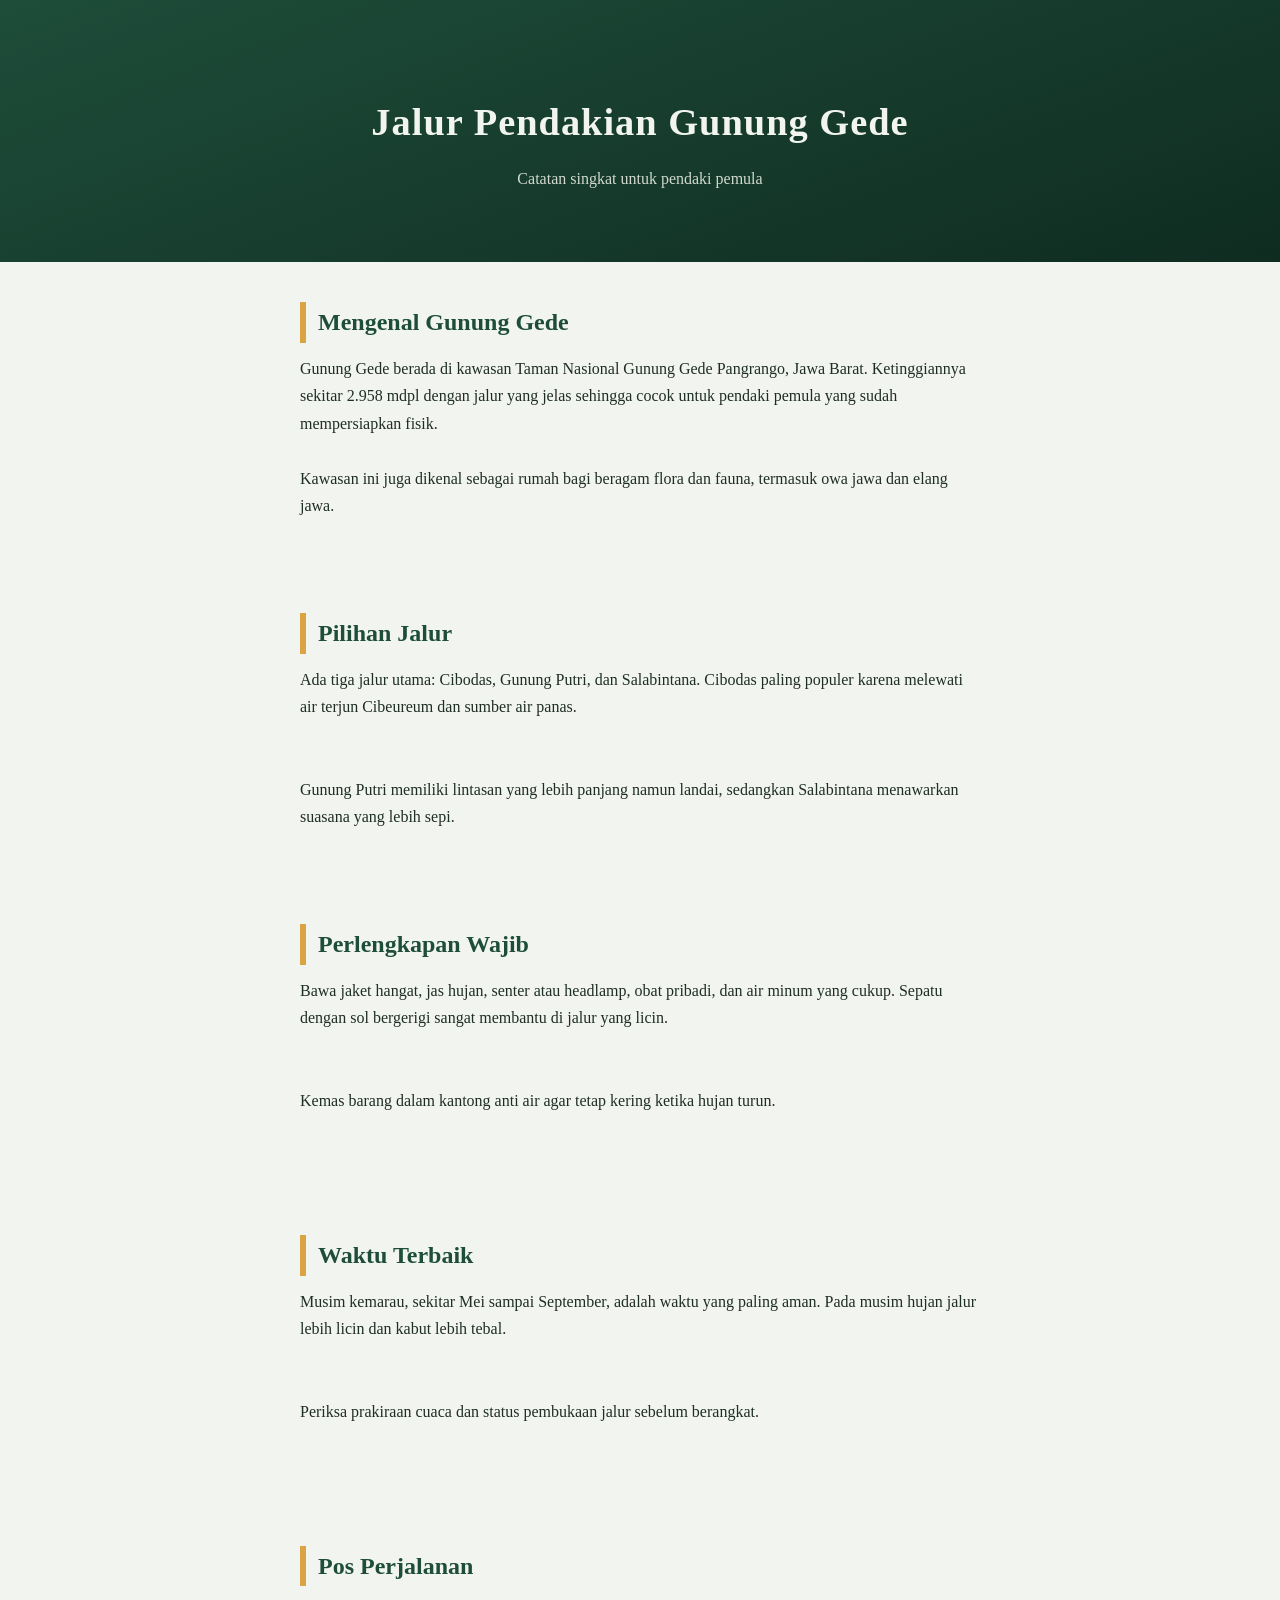
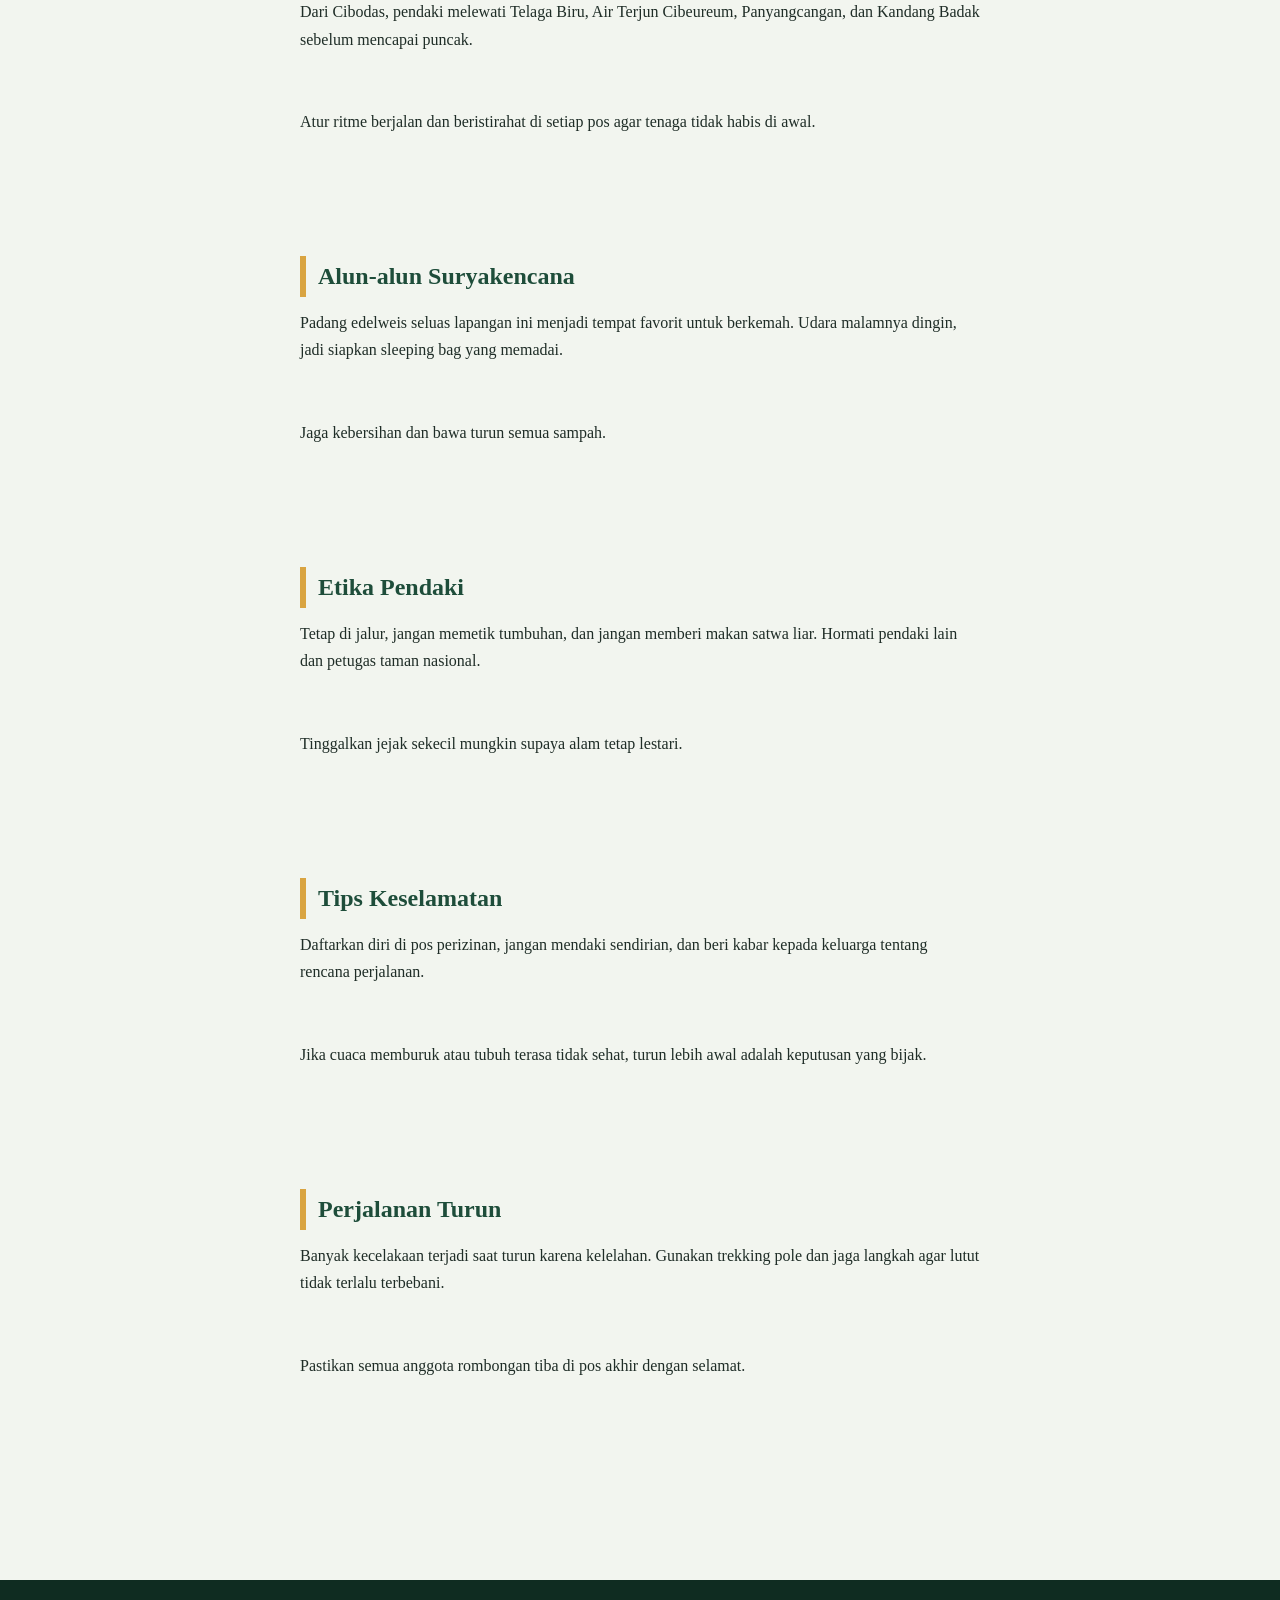
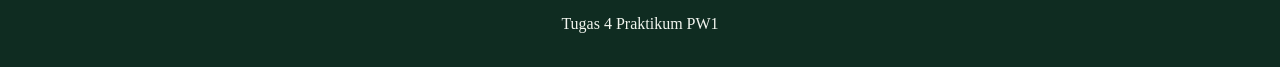
<file: TugasPraktikum/Tugas 4/index.html>
<!DOCTYPE html>
<html lang="en">
<head>
  <meta charset="UTF-8">
  <meta name="viewport" content="width=device-width, initial-scale=1">
  <title>Jalur Pendakian Gunung Gede</title>
  <link rel="stylesheet" href="style.css">
</head>
<body>

  <header id="top">
    <h1>Jalur Pendakian Gunung Gede</h1>
    <p>Catatan singkat untuk pendaki pemula</p>
  </header>

  <main>
    <section>
      <h2>Mengenal Gunung Gede</h2>
      <p>Gunung Gede berada di kawasan Taman Nasional Gunung Gede Pangrango, Jawa Barat. Ketinggiannya sekitar 2.958 mdpl dengan jalur yang jelas sehingga cocok untuk pendaki pemula yang sudah mempersiapkan fisik.</p>
      <p>Kawasan ini juga dikenal sebagai rumah bagi beragam flora dan fauna, termasuk owa jawa dan elang jawa.</p>
    </section>

    <section>
      <h2>Pilihan Jalur</h2>
      <p>Ada tiga jalur utama: Cibodas, Gunung Putri, dan Salabintana. Cibodas paling populer karena melewati air terjun Cibeureum dan sumber air panas.</p>
      <p>Gunung Putri memiliki lintasan yang lebih panjang namun landai, sedangkan Salabintana menawarkan suasana yang lebih sepi.</p>
    </section>

    <section>
      <h2>Perlengkapan Wajib</h2>
      <p>Bawa jaket hangat, jas hujan, senter atau headlamp, obat pribadi, dan air minum yang cukup. Sepatu dengan sol bergerigi sangat membantu di jalur yang licin.</p>
      <p>Kemas barang dalam kantong anti air agar tetap kering ketika hujan turun.</p>
    </section>

    <section>
      <h2>Waktu Terbaik</h2>
      <p>Musim kemarau, sekitar Mei sampai September, adalah waktu yang paling aman. Pada musim hujan jalur lebih licin dan kabut lebih tebal.</p>
      <p>Periksa prakiraan cuaca dan status pembukaan jalur sebelum berangkat.</p>
    </section>

    <section>
      <h2>Pos Perjalanan</h2>
      <p>Dari Cibodas, pendaki melewati Telaga Biru, Air Terjun Cibeureum, Panyangcangan, dan Kandang Badak sebelum mencapai puncak.</p>
      <p>Atur ritme berjalan dan beristirahat di setiap pos agar tenaga tidak habis di awal.</p>
    </section>

    <section>
      <h2>Alun-alun Suryakencana</h2>
      <p>Padang edelweis seluas lapangan ini menjadi tempat favorit untuk berkemah. Udara malamnya dingin, jadi siapkan sleeping bag yang memadai.</p>
      <p>Jaga kebersihan dan bawa turun semua sampah.</p>
    </section>

    <section>
      <h2>Etika Pendaki</h2>
      <p>Tetap di jalur, jangan memetik tumbuhan, dan jangan memberi makan satwa liar. Hormati pendaki lain dan petugas taman nasional.</p>
      <p>Tinggalkan jejak sekecil mungkin supaya alam tetap lestari.</p>
    </section>

    <section>
      <h2>Tips Keselamatan</h2>
      <p>Daftarkan diri di pos perizinan, jangan mendaki sendirian, dan beri kabar kepada keluarga tentang rencana perjalanan.</p>
      <p>Jika cuaca memburuk atau tubuh terasa tidak sehat, turun lebih awal adalah keputusan yang bijak.</p>
    </section>

    <section>
      <h2>Perjalanan Turun</h2>
      <p>Banyak kecelakaan terjadi saat turun karena kelelahan. Gunakan trekking pole dan jaga langkah agar lutut tidak terlalu terbebani.</p>
      <p>Pastikan semua anggota rombongan tiba di pos akhir dengan selamat.</p>
    </section>
  </main>

  <footer>
    <p>Tugas 4 Praktikum PW1</p>
  </footer>

  <button id="btnTop" type="button" aria-label="Kembali ke atas halaman" title="Kembali ke atas">
    <svg viewBox="0 0 24 24" fill="none" stroke="currentColor" stroke-width="3" stroke-linecap="round" stroke-linejoin="round" aria-hidden="true">
      <polyline points="5 15 12 8 19 15"></polyline>
      <line x1="12" y1="8" x2="12" y2="20"></line>
    </svg>
  </button>

  <script src="script.js"></script>
</body>
</html>
</file>
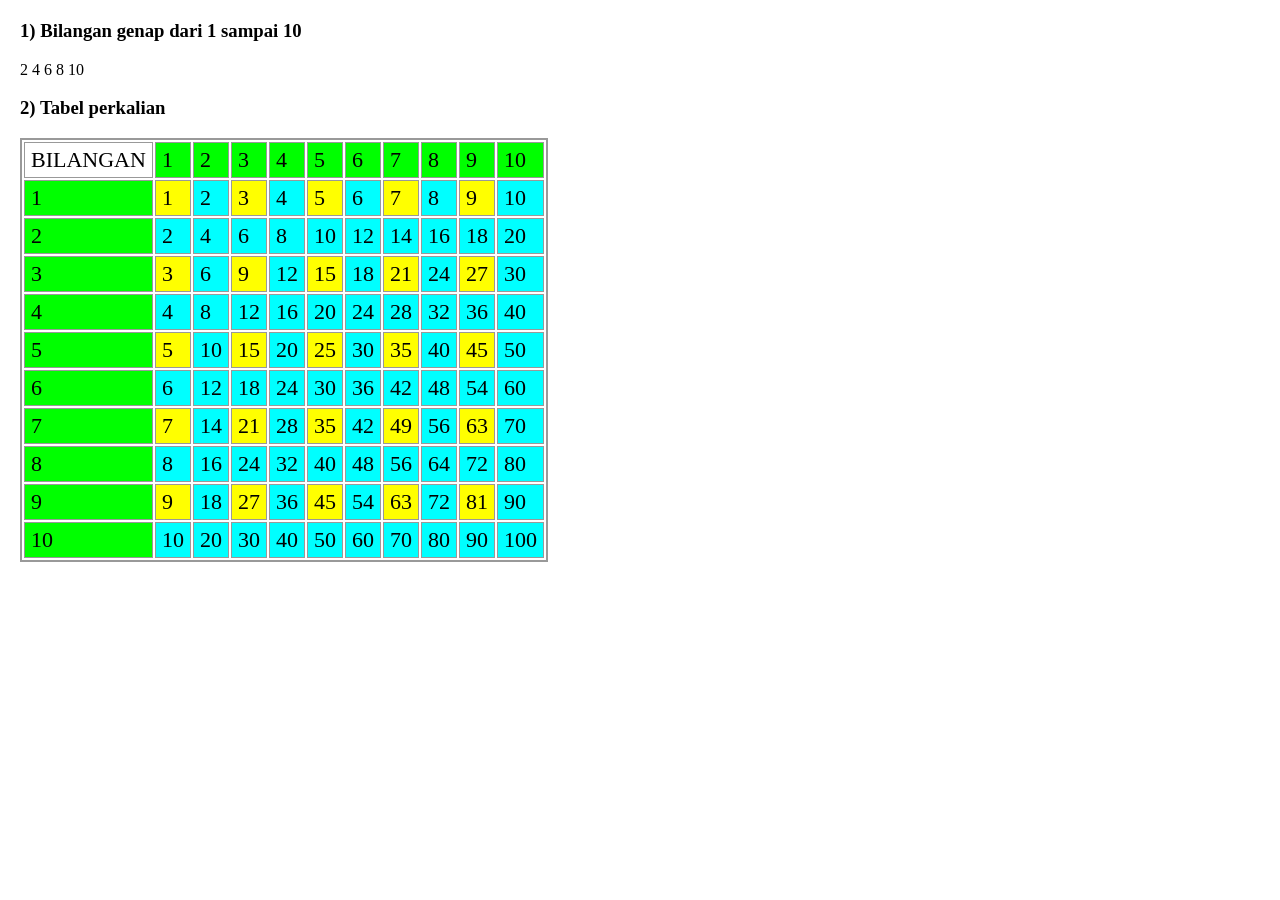
<file: TugasPraktikum/Tugas 5/Pengulangan/index.html>
<!DOCTYPE html>
<html lang="id">
<head>
  <meta charset="UTF-8">
  <meta name="viewport" content="width=device-width, initial-scale=1">
  <title>P6</title>
  <link rel="stylesheet" href="style.css">
</head>
<body>

  <h3>1) Bilangan genap dari 1 sampai 10</h3>
  <p id="genap"></p>

  <h3>2) Tabel perkalian</h3>
  <div id="tabel"></div>

  <script src="js.js"></script>
</body>
</html>
</file>
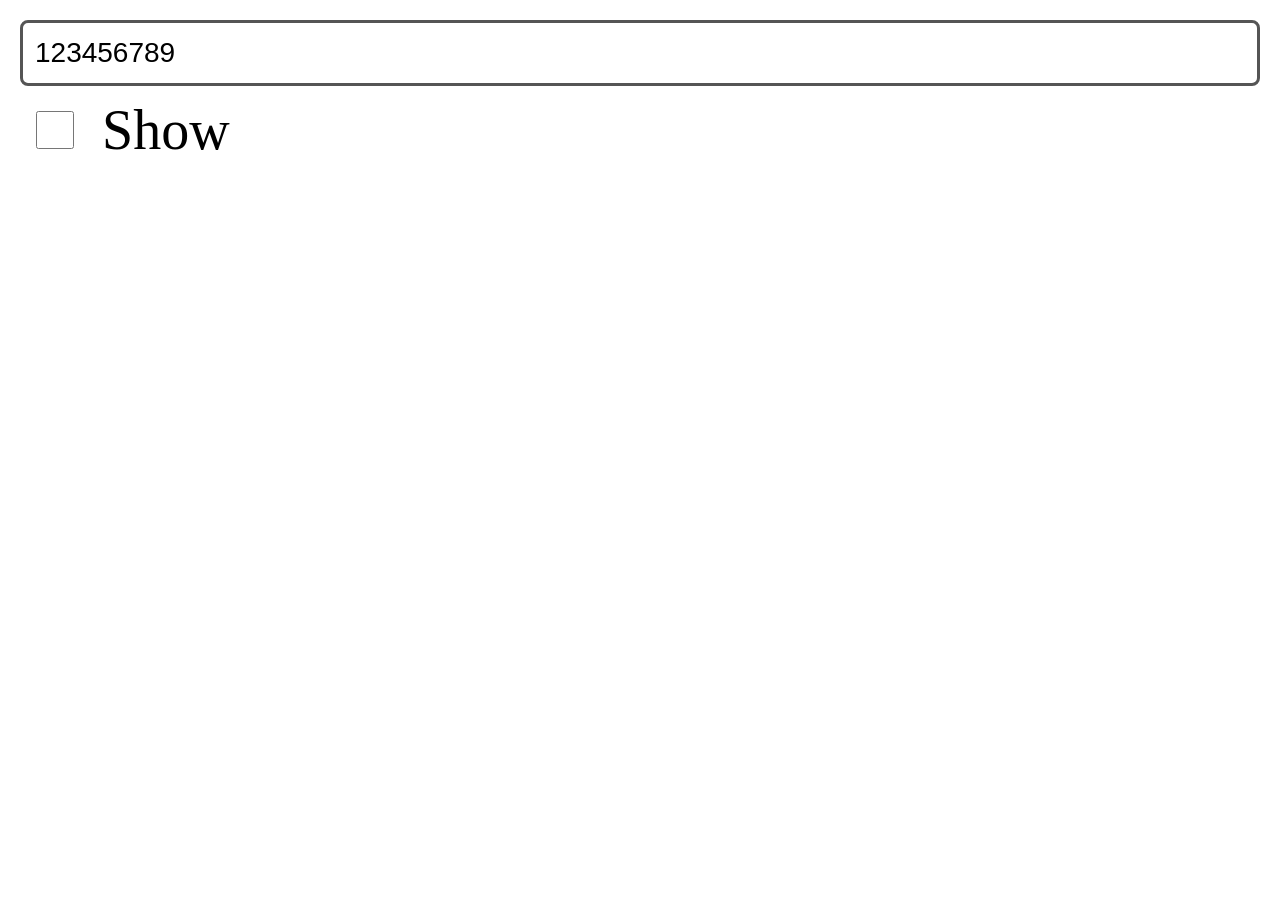
<file: TugasPraktikum/Tugas 5/Show Password/index.html>
<!DOCTYPE html>
<html lang="id">
<head>
  <meta charset="UTF-8">
  <meta name="viewport" content="width=device-width, initial-scale=1">
  <title>Hide and Show Password</title>
  <link rel="stylesheet" href="style.css">
</head>
<body>

  <input type="password" id="cek" class="input-pass" value="123456789">
  <input type="text" id="cek2" class="input-pass" value="123456789">

  <div class="show-box">
    <input type="checkbox" id="chkShow">
    <label for="chkShow">Show</label>
  </div>

  <script src="https://code.jquery.com/jquery-3.7.1.min.js"></script>
  <script src="js.js"></script>
</body>
</html>
</file>
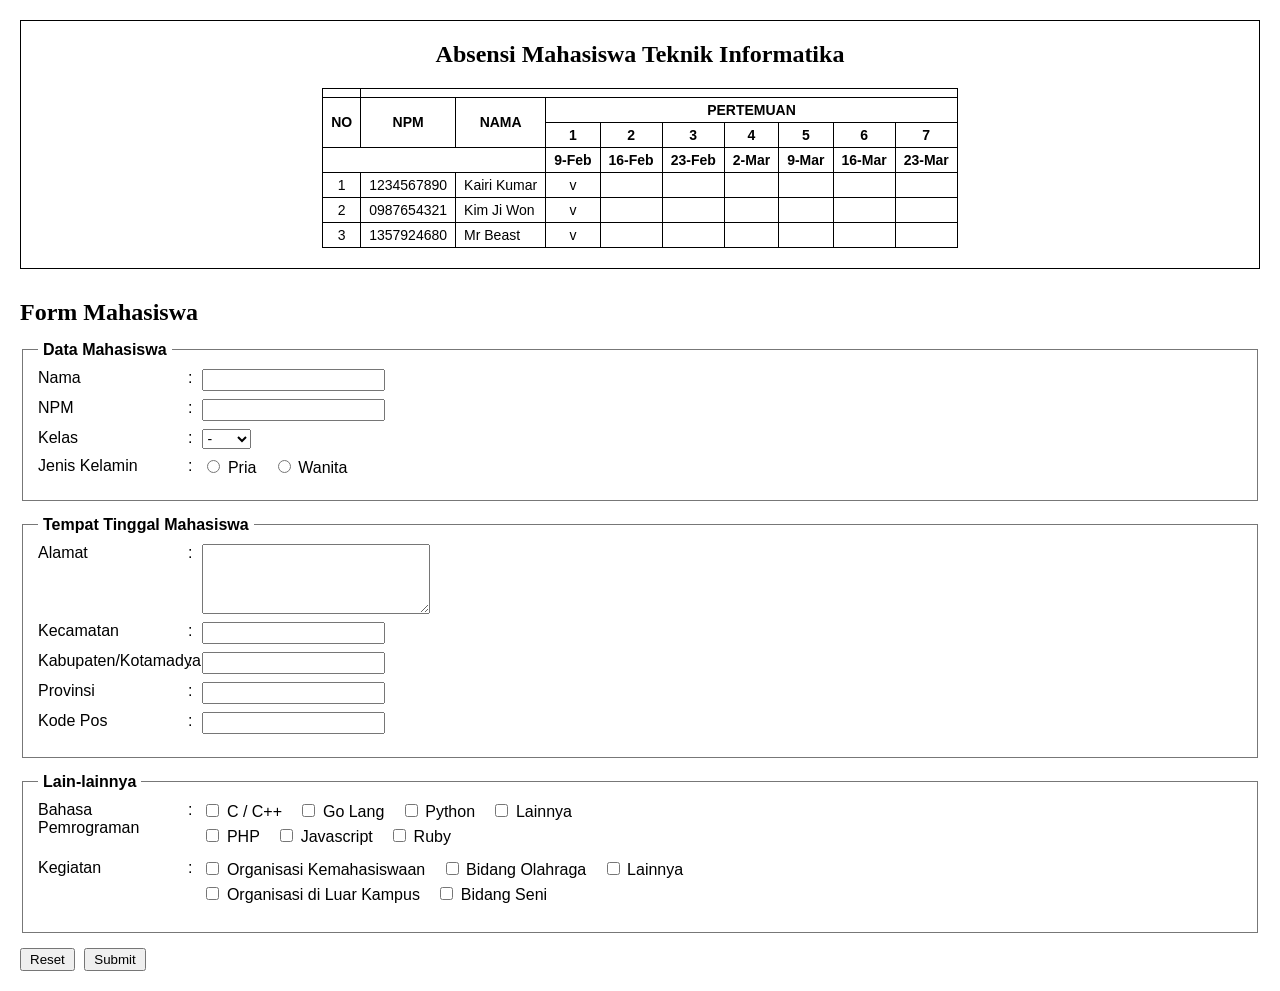
<file: TugasPraktikum/Tugas 2/mahasiswa.html>
<!DOCTYPE html>
<html lang="en">
<head>
    <title>Mahasiswa</title>
    <style>
        body {
            font-family: Arial, sans-serif;
            margin: 20px;
        }

        .Absensi {
            border: 1px solid #000;
            padding: 20px;
            margin-bottom: 30px;
            text-align: center;
        }

        .Absensi h2 {
            margin-top: 0;
            font-family: 'Times New Roman', Times, serif;
        }

        table {
            margin: 0 auto;
            border-collapse: collapse;
            font-size: 14px;
        }

        table, th, td {
            border: 1px solid #000;
        }

        th, td {
            padding: 4px 8px;
            text-align: center;
        }

        .Form {
            margin-top: 20px;
        }

        .Form h2 {
            font-family: 'Times New Roman', Times, serif;
            margin-bottom: 15px;
        }

        fieldset {
            border: 1px solid #777;
            margin-bottom: 15px;
            padding: 10px 15px 15px 15px;
        }

        legend {
            font-weight: bold;
            padding: 0 5px;
        }

        .form-group {
            margin-bottom: 8px;
            display: flex;
            align-items: flex-start;
        }

        .form-group label.title {
            width: 150px;
            display: inline-block;
        }

        .separator {
            margin-right: 10px;
        }

        input[type="text"], select, textarea {
            font-family: inherit;
            font-size: 14px;
        }

        .checkbox-group, .radio-group {
            display: inline-block;
        }

        .checkbox-row {
            margin-bottom: 5px;
        }

        .checkbox-row label, .radio-group label {
            margin-right: 12px;
        }

        .button-group {
            margin-top: 10px;
        }

        .button-group button {
            padding: 2px 8px;
            margin-right: 5px;
        }
    </style>
</head>
<body>
    <div class="Absensi">
        <h2>Absensi Mahasiswa Teknik Informatika</h2>
        <table>
            <th>
                <tr>
                    <th rowspan="2">NO</th>
                    <th rowspan="2">NPM</th>
                    <th rowspan="2">NAMA</th>
                    <th colspan="7">PERTEMUAN</th>
                </tr>
                <tr>
                    <th>1</th>
                    <th>2</th>
                    <th>3</th>
                    <th>4</th>
                    <th>5</th>
                    <th>6</th>
                    <th>7</th>
                </tr>
                <tr>
                    <th colspan="3"></th>
                    <th>9-Feb</th>
                    <th>16-Feb</th>
                    <th>23-Feb</th>
                    <th>2-Mar</th>
                    <th>9-Mar</th>
                    <th>16-Mar</th>
                    <th>23-Mar</th>
                </tr>
            </th>
            <tb>
                <tr>
                    <td>1</td>
                    <td>1234567890</td>
                    <td style="text-align: left;">Kairi Kumar</td>
                    <td>v</td>
                    <td></td>
                    <td></td>
                    <td></td>
                    <td></td>
                    <td></td>
                    <td></td>
                </tr>
                <tr>
                    <td>2</td>
                    <td>0987654321</td>
                    <td style="text-align: left;">Kim Ji Won</td>
                    <td>v</td>
                    <td></td>
                    <td></td>
                    <td></td>
                    <td></td>
                    <td></td>
                    <td></td>
                </tr>
                <tr>
                    <td>3</td>
                    <td>1357924680</td>
                    <td style="text-align: left;">Mr Beast</td>
                    <td>v</td>
                    <td></td>
                    <td></td>
                    <td></td>
                    <td></td>
                    <td></td>
                    <td></td>
                </tr>
            </tb>
        </table>
    </div>

<div class="Form">
        <h2>Form Mahasiswa</h2>
        <form>
            <fieldset>
                <legend>Data Mahasiswa</legend>
                
                <div class="form-group">
                    <label class="title">Nama</label>
                    <span class="separator">:</span>
                    <input type="text" name="nama">
                </div>
                
                <div class="form-group">
                    <label class="title">NPM</label>
                    <span class="separator">:</span>
                    <input type="text" name="npm">
                </div>

                <div class="form-group">
                    <label class="title">Kelas</label>
                    <span class="separator">:</span>
                    <select name="kelas">
                        <option value="">-</option>
                        <option value="IF-A">IF-A</option>
                        <option value="IF-B">IF-B</option>
                        <option value="IF-B">IF-c</option>
                        <option value="IF-B">NR</option>
                    </select>
                </div>

                <div class="form-group">
                    <label class="title">Jenis Kelamin</label>
                    <span class="separator">:</span>
                    <div class="radio-group">
                        <label><input type="radio" name="jk" value="Pria"> Pria</label>
                        <label><input type="radio" name="jk" value="Wanita"> Wanita</label>
                    </div>
                </div>
            </fieldset>

            <fieldset>
                <legend>Tempat Tinggal Mahasiswa</legend>
                
                <div class="form-group">
                    <label class="title">Alamat</label>
                    <span class="separator">:</span>
                    <textarea name="alamat" rows="4" cols="25"></textarea>
                </div>

                <div class="form-group">
                    <label class="title">Kecamatan</label>
                    <span class="separator">:</span>
                    <input type="text" name="kecamatan">
                </div>

                <div class="form-group">
                    <label class="title">Kabupaten/Kotamadya</label>
                    <span class="separator">:</span>
                    <input type="text" name="kabupaten">
                </div>

                <div class="form-group">
                    <label class="title">Provinsi</label>
                    <span class="separator">:</span>
                    <input type="text" name="provinsi">
                </div>

                <div class="form-group">
                    <label class="title">Kode Pos</label>
                    <span class="separator">:</span>
                    <input type="text" name="kode_pos">
                </div>
            </fieldset>

            <fieldset>
                <legend>Lain-lainnya</legend>
                
                <div class="form-group">
                    <label class="title">Bahasa Pemrograman</label>
                    <span class="separator">:</span>
                    <div class="checkbox-group">
                        <div class="checkbox-row">
                            <label><input type="checkbox" name="bahasa[]" value="C/C++"> C / C++</label>
                            <label><input type="checkbox" name="bahasa[]" value="Go Lang"> Go Lang</label>
                            <label><input type="checkbox" name="bahasa[]" value="Python"> Python</label>
                            <label><input type="checkbox" name="bahasa[]" value="Lainnya"> Lainnya</label>
                        </div>
                        <div class="checkbox-row">
                            <label><input type="checkbox" name="bahasa[]" value="PHP"> PHP</label>
                            <label><input type="checkbox" name="bahasa[]" value="Javascript"> Javascript</label>
                            <label><input type="checkbox" name="bahasa[]" value="Ruby"> Ruby</label>
                        </div>
                    </div>
                </div>

                <div class="form-group">
                    <label class="title">Kegiatan</label>
                    <span class="separator">:</span>
                    <div class="checkbox-group">
                        <div class="checkbox-row">
                            <label><input type="checkbox" name="kegiatan[]" value="Organisasi Kemahasiswaan"> Organisasi Kemahasiswaan</label>
                            <label><input type="checkbox" name="kegiatan[]" value="Bidang Olahraga"> Bidang Olahraga</label>
                            <label><input type="checkbox" name="kegiatan[]" value="Lainnya"> Lainnya</label>
                        </div>
                        <div class="checkbox-row">
                            <label><input type="checkbox" name="kegiatan[]" value="Organisasi di Luar Kampus"> Organisasi di Luar Kampus</label>
                            <label><input type="checkbox" name="kegiatan[]" value="Bidang Seni"> Bidang Seni</label>
                        </div>
                    </div>
                </div>
            </fieldset>

            <div class="button-group">
                <button type="reset">Reset</button>
                <button type="submit">Submit</button>
            </div>
        </form>
    </div>

    </div>
</body>
</html>
</file>
<file: TugasPraktikum/Tugas 4/style.css>
* { 
    box-sizing: border-box; margin: 0; padding: 0; 
}
html { 
    scroll-behavior: smooth;
}

body {
  font-family: Georgia, "Times New Roman", serif;
  line-height: 1.7;
  color: #1f2d27;
  background: #f2f5ef;
}

header {
  background: linear-gradient(160deg, #1e4d3a, #0f2c21);
  color: #f2f5ef;
  padding: 90px 24px 70px;
  text-align: center;
}
header h1 { font-size: 2.4rem; letter-spacing: 1px; }
header p  { margin-top: 10px; opacity: .85; }


main { 
    max-width: 720px; margin: 0 auto; padding: 40px 20px 80px;
 }

section { 
    margin-bottom: 48px; 
}

section h2 {
  font-size: 1.5rem;
  color: #1e4d3a;
  border-left: 6px solid #d9a441;
  padding-left: 12px;
  margin-bottom: 12px;
}
section p { margin-bottom: 10px; min-height: 100px; }

footer {
  background: #0f2c21;
  color: #f2f5ef;
  text-align: center;
  padding: 30px 24px;
}

#btnTop {
  position: fixed;          
  right: 24px;              
  bottom: 24px;             
  width: 56px;
  height: 56px;
  border: none;
  border-radius: 50%;
  cursor: pointer;
  background: #d9a441;
  color: #0f2c21;
  display: flex;
  align-items: center;
  justify-content: center;
  box-shadow: 0 4px 12px rgba(0, 0, 0, .3);

  opacity: 0.5;             
  transition: opacity .25s, transform .25s;

  visibility: hidden;
  pointer-events: none;
}
#btnTop svg { 
    width: 26px; height: 26px; 
}

#btnTop.show {
  visibility: visible;
  pointer-events: auto;
}

#btnTop:hover {
  opacity: 1;
  transform: translateY(-4px);
}

#btnTop:focus-visible { 
    outline: 3px solid #1e4d3a; outline-offset: 3px; 
}

@media (prefers-reduced-motion: reduce) {
  html { scroll-behavior: auto; }
  #btnTop { transition: none; }
}
</file>
<file: TugasPraktikum/Tugas 5/Pengulangan/style.css>
body {
  font-family: "Times New Roman", serif;
  margin: 20px;
}

table {
  border: 2px solid #999;
  border-spacing: 2px;
  font-size: 22px;
}

td {
  border: 1px solid #999;
  padding: 4px 6px;
}

.hijau  { background-color: lime; }
.kuning { background-color: yellow; }
.cyan   { background-color: cyan; }
.putih  { background-color: white; }
</file>
<file: TugasPraktikum/Tugas 5/Show Password/style.css>
body {
  font-family: "Times New Roman", serif;
  margin: 20px;
}

.input-pass {
  width: 100%;
  box-sizing: border-box;
  padding: 14px 12px;
  font-size: 28px;
  border: 3px solid #555;
  border-radius: 8px;
}

#cek2 {
  display: none;
}

.show-box {
  display: flex;
  align-items: center;
  margin-top: 12px;
  padding-left: 12px;
}

#chkShow {
  width: 38px;
  height: 38px;
  cursor: pointer;
}

.show-box label {
  font-size: 56px;
  margin-left: 25px;
  cursor: pointer;
}
</file>
